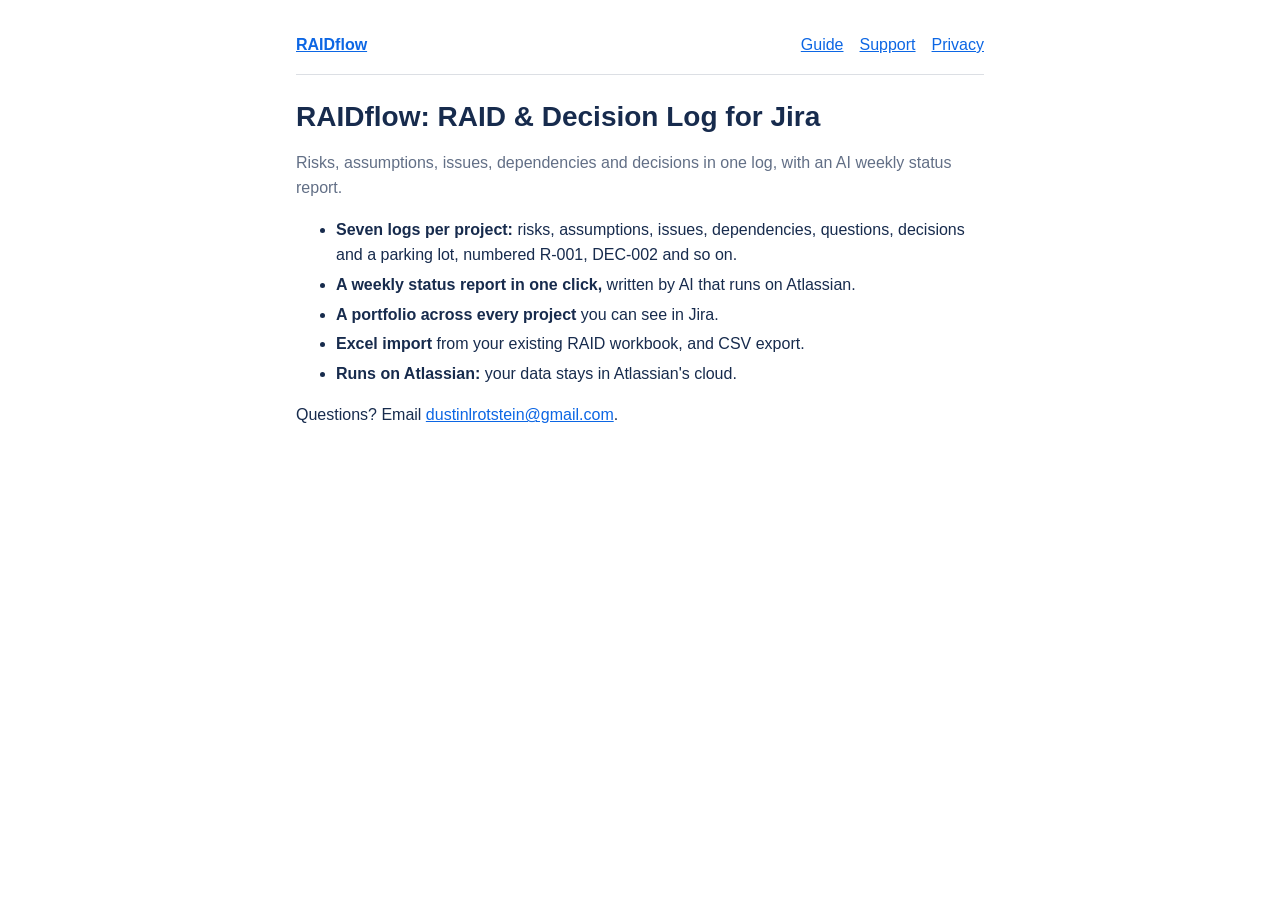
<file: index.html>
<!doctype html>
<html lang="en">
<head>
  <meta charset="utf-8">
  <meta name="viewport" content="width=device-width, initial-scale=1">
  <title>RAIDflow: RAID &amp; Decision Log for Jira</title>
  <meta name="description" content="Risks, assumptions, issues, dependencies and decisions in one log for every Jira project, with an AI weekly status report.">
  <link rel="stylesheet" href="style.css">
</head>
<body>
<main>
  <nav><a href="./">RAIDflow</a><a href="guide.html">Guide</a><a href="support.html">Support</a><a href="privacy.html">Privacy</a></nav>
  <h1>RAIDflow: RAID &amp; Decision Log for Jira</h1>
  <p class="muted">Risks, assumptions, issues, dependencies and decisions in one log, with an AI weekly status report.</p>
  <ul>
    <li><strong>Seven logs per project:</strong> risks, assumptions, issues, dependencies, questions, decisions and a parking lot, numbered R-001, DEC-002 and so on.</li>
    <li><strong>A weekly status report in one click,</strong> written by AI that runs on Atlassian.</li>
    <li><strong>A portfolio across every project</strong> you can see in Jira.</li>
    <li><strong>Excel import</strong> from your existing RAID workbook, and CSV export.</li>
    <li><strong>Runs on Atlassian:</strong> your data stays in Atlassian's cloud.</li>
  </ul>
  <p>Questions? Email <a href="mailto:dustinlrotstein@gmail.com">dustinlrotstein@gmail.com</a>.</p>
</main>
</body>
</html>
</file>
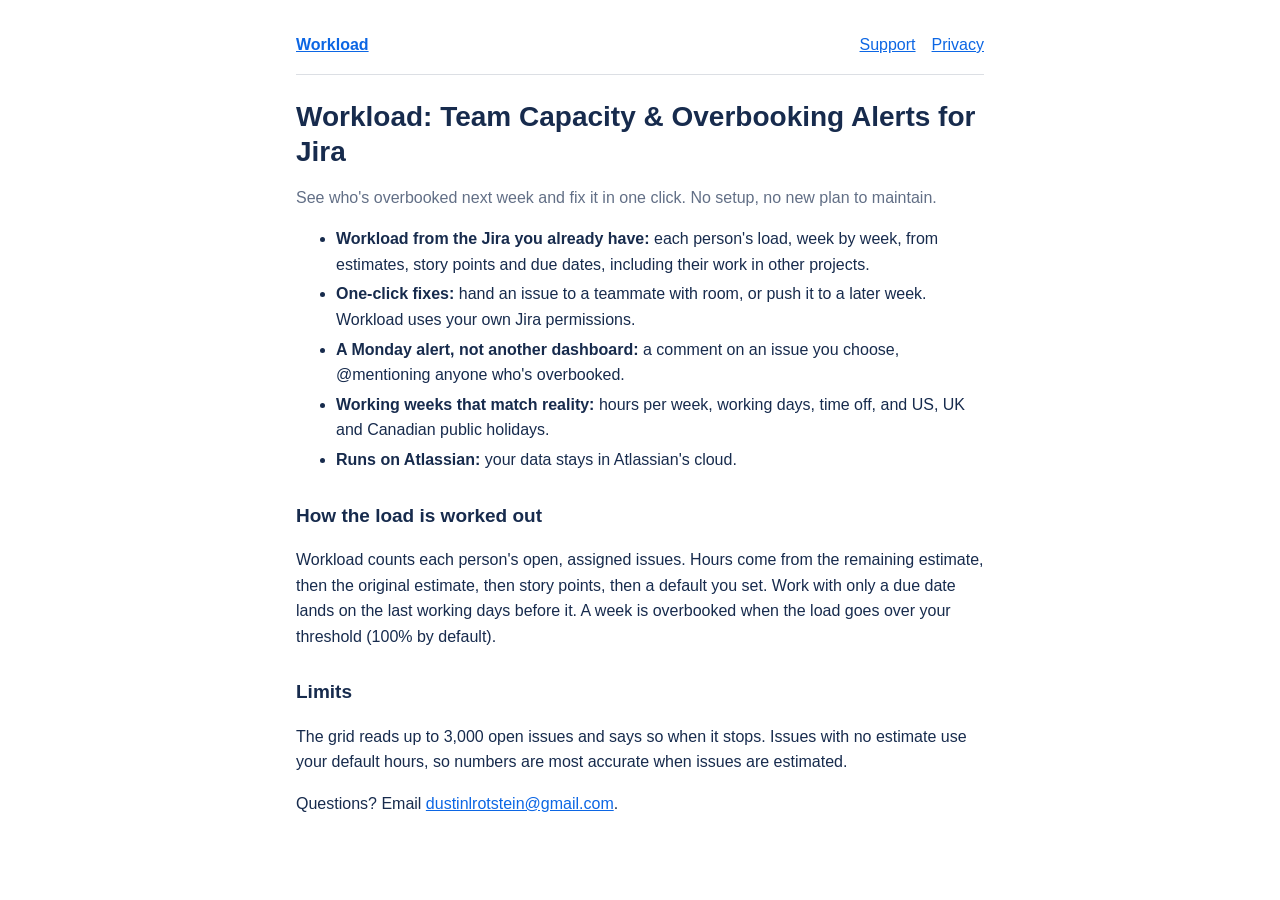
<file: workload/index.html>
<!doctype html>
<html lang="en">
<head>
  <meta charset="utf-8">
  <meta name="viewport" content="width=device-width, initial-scale=1">
  <title>Workload: Team Capacity &amp; Overbooking Alerts for Jira</title>
  <meta name="description" content="See who's overbooked next week and fix it in one click. No setup, no new plan to maintain.">
  <link rel="stylesheet" href="../style.css">
</head>
<body>
<main>
  <nav><a href="./">Workload</a><a href="support.html">Support</a><a href="privacy.html">Privacy</a></nav>
  <h1>Workload: Team Capacity &amp; Overbooking Alerts for Jira</h1>
  <p class="muted">See who's overbooked next week and fix it in one click. No setup, no new plan to maintain.</p>
  <ul>
    <li><strong>Workload from the Jira you already have:</strong> each person's load, week by week, from estimates, story points and due dates, including their work in other projects.</li>
    <li><strong>One-click fixes:</strong> hand an issue to a teammate with room, or push it to a later week. Workload uses your own Jira permissions.</li>
    <li><strong>A Monday alert, not another dashboard:</strong> a comment on an issue you choose, @mentioning anyone who's overbooked.</li>
    <li><strong>Working weeks that match reality:</strong> hours per week, working days, time off, and US, UK and Canadian public holidays.</li>
    <li><strong>Runs on Atlassian:</strong> your data stays in Atlassian's cloud.</li>
  </ul>
  <h2>How the load is worked out</h2>
  <p>Workload counts each person's open, assigned issues. Hours come from the remaining estimate, then the original estimate, then story points, then a default you set. Work with only a due date lands on the last working days before it. A week is overbooked when the load goes over your threshold (100% by default).</p>
  <h2>Limits</h2>
  <p>The grid reads up to 3,000 open issues and says so when it stops. Issues with no estimate use your default hours, so numbers are most accurate when issues are estimated.</p>
  <p>Questions? Email <a href="mailto:dustinlrotstein@gmail.com">dustinlrotstein@gmail.com</a>.</p>
</main>
</body>
</html>
</file>
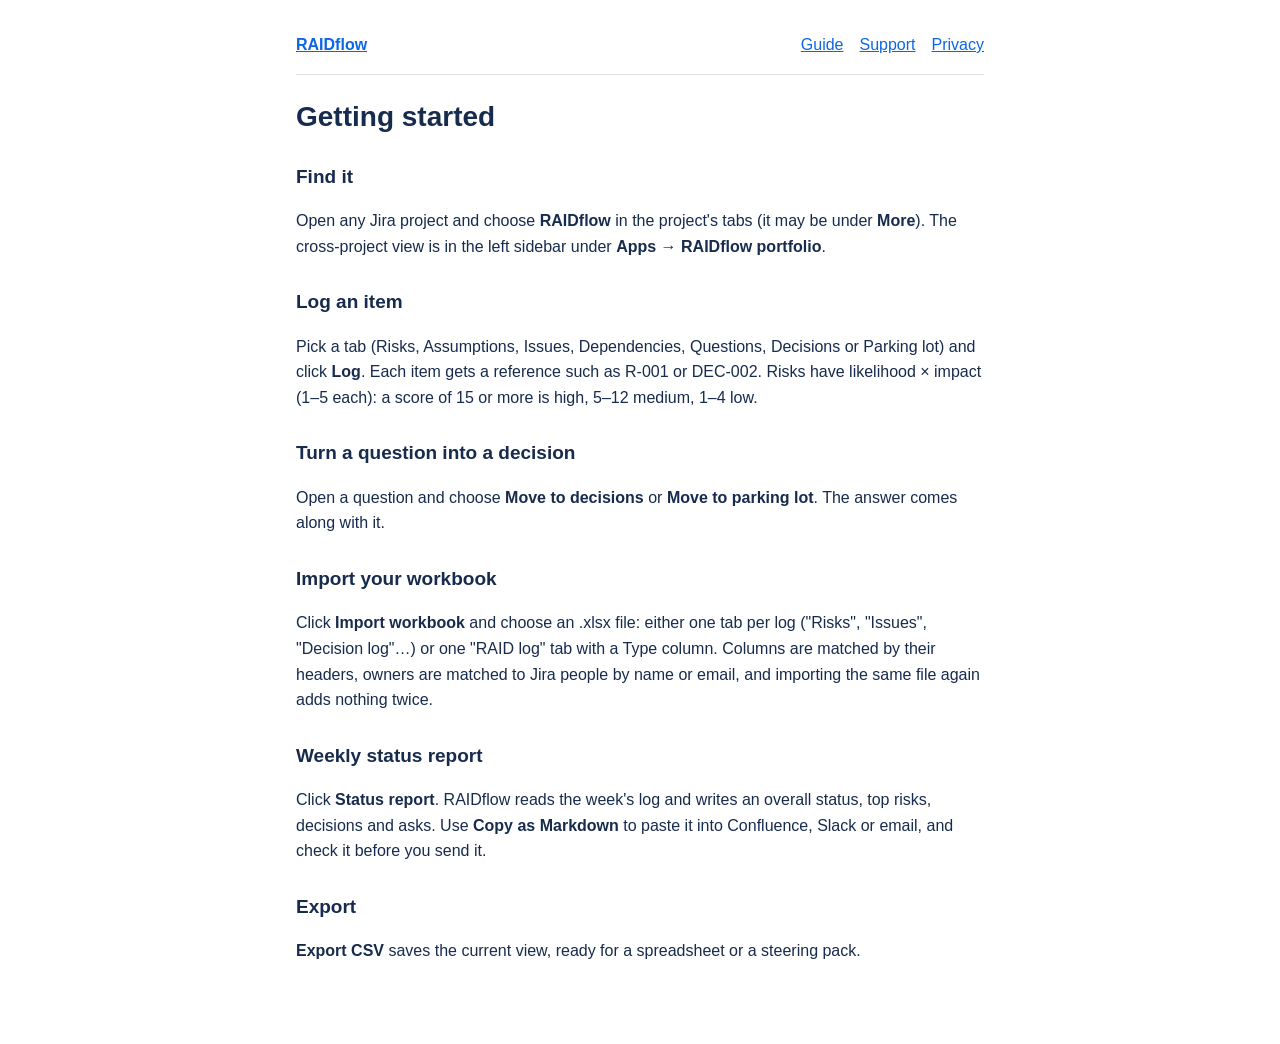
<file: guide.html>
<!doctype html>
<html lang="en">
<head>
  <meta charset="utf-8">
  <meta name="viewport" content="width=device-width, initial-scale=1">
  <title>RAIDflow Guide</title>
  <link rel="stylesheet" href="style.css">
</head>
<body>
<main>
  <nav><a href="./">RAIDflow</a><a href="guide.html">Guide</a><a href="support.html">Support</a><a href="privacy.html">Privacy</a></nav>
  <h1>Getting started</h1>

  <h2>Find it</h2>
  <p>Open any Jira project and choose <strong>RAIDflow</strong> in the project's tabs (it may be under <strong>More</strong>). The cross-project view is in the left sidebar under <strong>Apps → RAIDflow portfolio</strong>.</p>

  <h2>Log an item</h2>
  <p>Pick a tab (Risks, Assumptions, Issues, Dependencies, Questions, Decisions or Parking lot) and click <strong>Log</strong>. Each item gets a reference such as R-001 or DEC-002. Risks have likelihood × impact (1–5 each): a score of 15 or more is high, 5–12 medium, 1–4 low.</p>

  <h2>Turn a question into a decision</h2>
  <p>Open a question and choose <strong>Move to decisions</strong> or <strong>Move to parking lot</strong>. The answer comes along with it.</p>

  <h2>Import your workbook</h2>
  <p>Click <strong>Import workbook</strong> and choose an .xlsx file: either one tab per log ("Risks", "Issues", "Decision log"…) or one "RAID log" tab with a Type column. Columns are matched by their headers, owners are matched to Jira people by name or email, and importing the same file again adds nothing twice.</p>

  <h2>Weekly status report</h2>
  <p>Click <strong>Status report</strong>. RAIDflow reads the week's log and writes an overall status, top risks, decisions and asks. Use <strong>Copy as Markdown</strong> to paste it into Confluence, Slack or email, and check it before you send it.</p>

  <h2>Export</h2>
  <p><strong>Export CSV</strong> saves the current view, ready for a spreadsheet or a steering pack.</p>
</main>
</body>
</html>
</file>
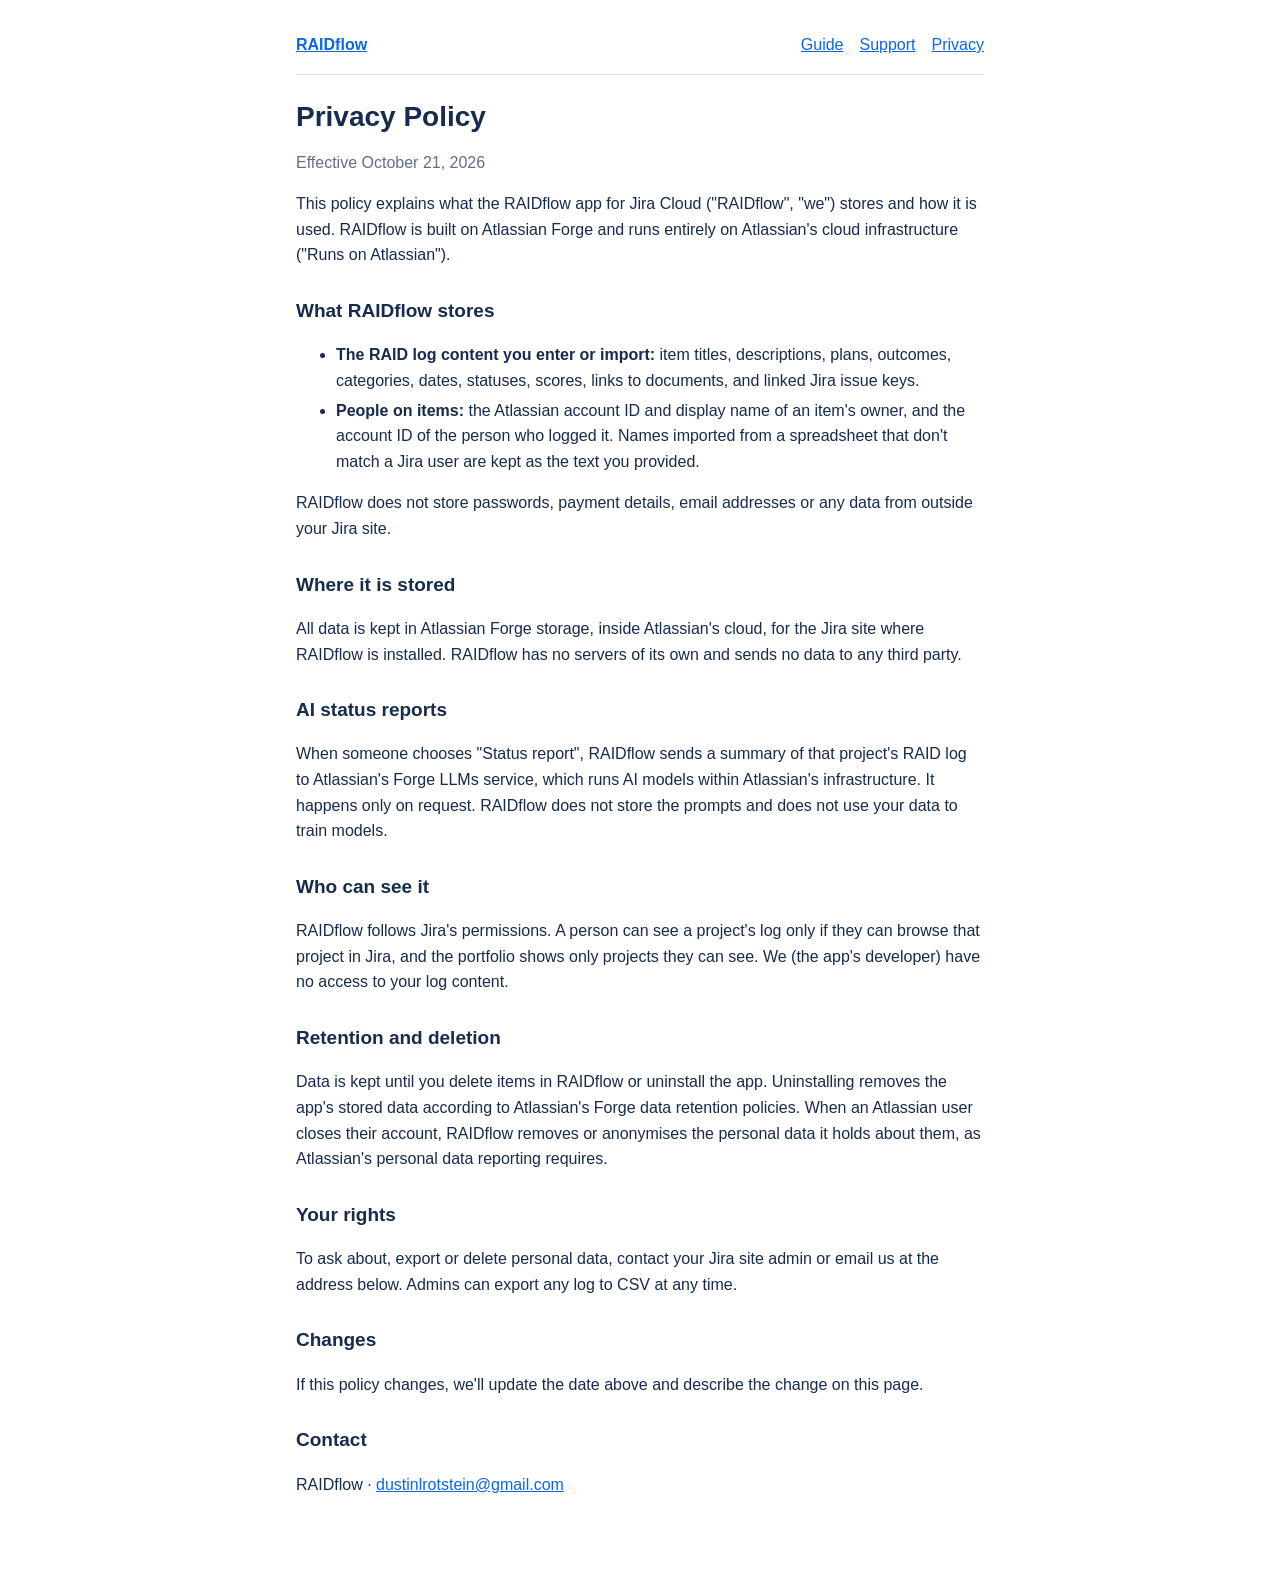
<file: privacy.html>
<!doctype html>
<html lang="en">
<head>
  <meta charset="utf-8">
  <meta name="viewport" content="width=device-width, initial-scale=1">
  <title>RAIDflow Privacy Policy</title>
  <link rel="stylesheet" href="style.css">
</head>
<body>
<main>
  <nav><a href="./">RAIDflow</a><a href="guide.html">Guide</a><a href="support.html">Support</a><a href="privacy.html">Privacy</a></nav>
  <h1>Privacy Policy</h1>
  <p class="muted">Effective October 21, 2026</p>

  <p>This policy explains what the RAIDflow app for Jira Cloud ("RAIDflow", "we") stores and how it is used. RAIDflow is built on Atlassian Forge and runs entirely on Atlassian's cloud infrastructure ("Runs on Atlassian").</p>

  <h2>What RAIDflow stores</h2>
  <ul>
    <li><strong>The RAID log content you enter or import:</strong> item titles, descriptions, plans, outcomes, categories, dates, statuses, scores, links to documents, and linked Jira issue keys.</li>
    <li><strong>People on items:</strong> the Atlassian account ID and display name of an item's owner, and the account ID of the person who logged it. Names imported from a spreadsheet that don't match a Jira user are kept as the text you provided.</li>
  </ul>
  <p>RAIDflow does not store passwords, payment details, email addresses or any data from outside your Jira site.</p>

  <h2>Where it is stored</h2>
  <p>All data is kept in Atlassian Forge storage, inside Atlassian's cloud, for the Jira site where RAIDflow is installed. RAIDflow has no servers of its own and sends no data to any third party.</p>

  <h2>AI status reports</h2>
  <p>When someone chooses "Status report", RAIDflow sends a summary of that project's RAID log to Atlassian's Forge LLMs service, which runs AI models within Atlassian's infrastructure. It happens only on request. RAIDflow does not store the prompts and does not use your data to train models.</p>

  <h2>Who can see it</h2>
  <p>RAIDflow follows Jira's permissions. A person can see a project's log only if they can browse that project in Jira, and the portfolio shows only projects they can see. We (the app's developer) have no access to your log content.</p>

  <h2>Retention and deletion</h2>
  <p>Data is kept until you delete items in RAIDflow or uninstall the app. Uninstalling removes the app's stored data according to Atlassian's Forge data retention policies. When an Atlassian user closes their account, RAIDflow removes or anonymises the personal data it holds about them, as Atlassian's personal data reporting requires.</p>

  <h2>Your rights</h2>
  <p>To ask about, export or delete personal data, contact your Jira site admin or email us at the address below. Admins can export any log to CSV at any time.</p>

  <h2>Changes</h2>
  <p>If this policy changes, we'll update the date above and describe the change on this page.</p>

  <h2>Contact</h2>
  <p>RAIDflow · <a href="mailto:dustinlrotstein@gmail.com">dustinlrotstein@gmail.com</a></p>
</main>
</body>
</html>
</file>
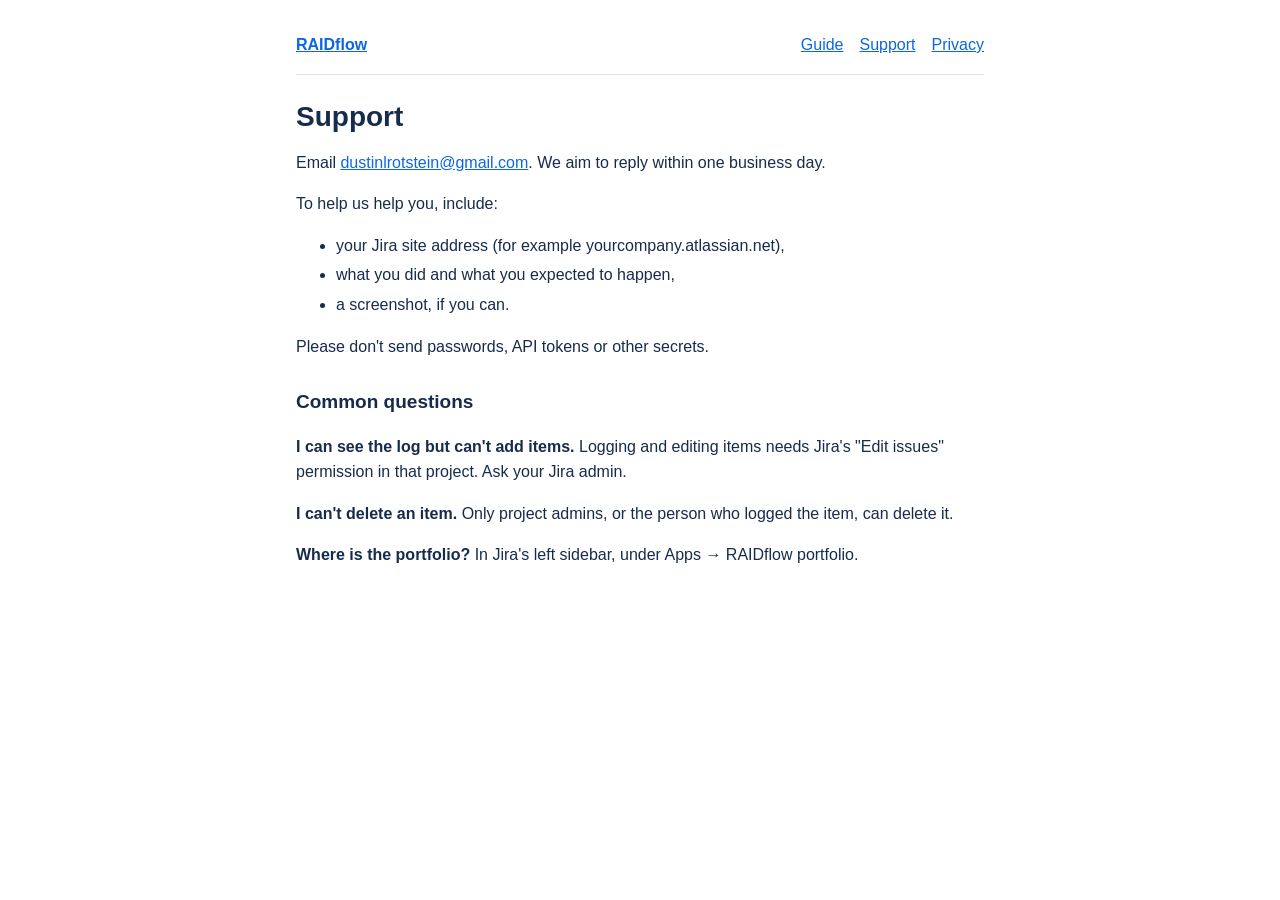
<file: support.html>
<!doctype html>
<html lang="en">
<head>
  <meta charset="utf-8">
  <meta name="viewport" content="width=device-width, initial-scale=1">
  <title>RAIDflow Support</title>
  <link rel="stylesheet" href="style.css">
</head>
<body>
<main>
  <nav><a href="./">RAIDflow</a><a href="guide.html">Guide</a><a href="support.html">Support</a><a href="privacy.html">Privacy</a></nav>
  <h1>Support</h1>
  <p>Email <a href="mailto:dustinlrotstein@gmail.com">dustinlrotstein@gmail.com</a>. We aim to reply within one business day.</p>
  <p>To help us help you, include:</p>
  <ul>
    <li>your Jira site address (for example yourcompany.atlassian.net),</li>
    <li>what you did and what you expected to happen,</li>
    <li>a screenshot, if you can.</li>
  </ul>
  <p>Please don't send passwords, API tokens or other secrets.</p>
  <h2>Common questions</h2>
  <p><strong>I can see the log but can't add items.</strong> Logging and editing items needs Jira's "Edit issues" permission in that project. Ask your Jira admin.</p>
  <p><strong>I can't delete an item.</strong> Only project admins, or the person who logged the item, can delete it.</p>
  <p><strong>Where is the portfolio?</strong> In Jira's left sidebar, under Apps → RAIDflow portfolio.</p>
</main>
</body>
</html>
</file>
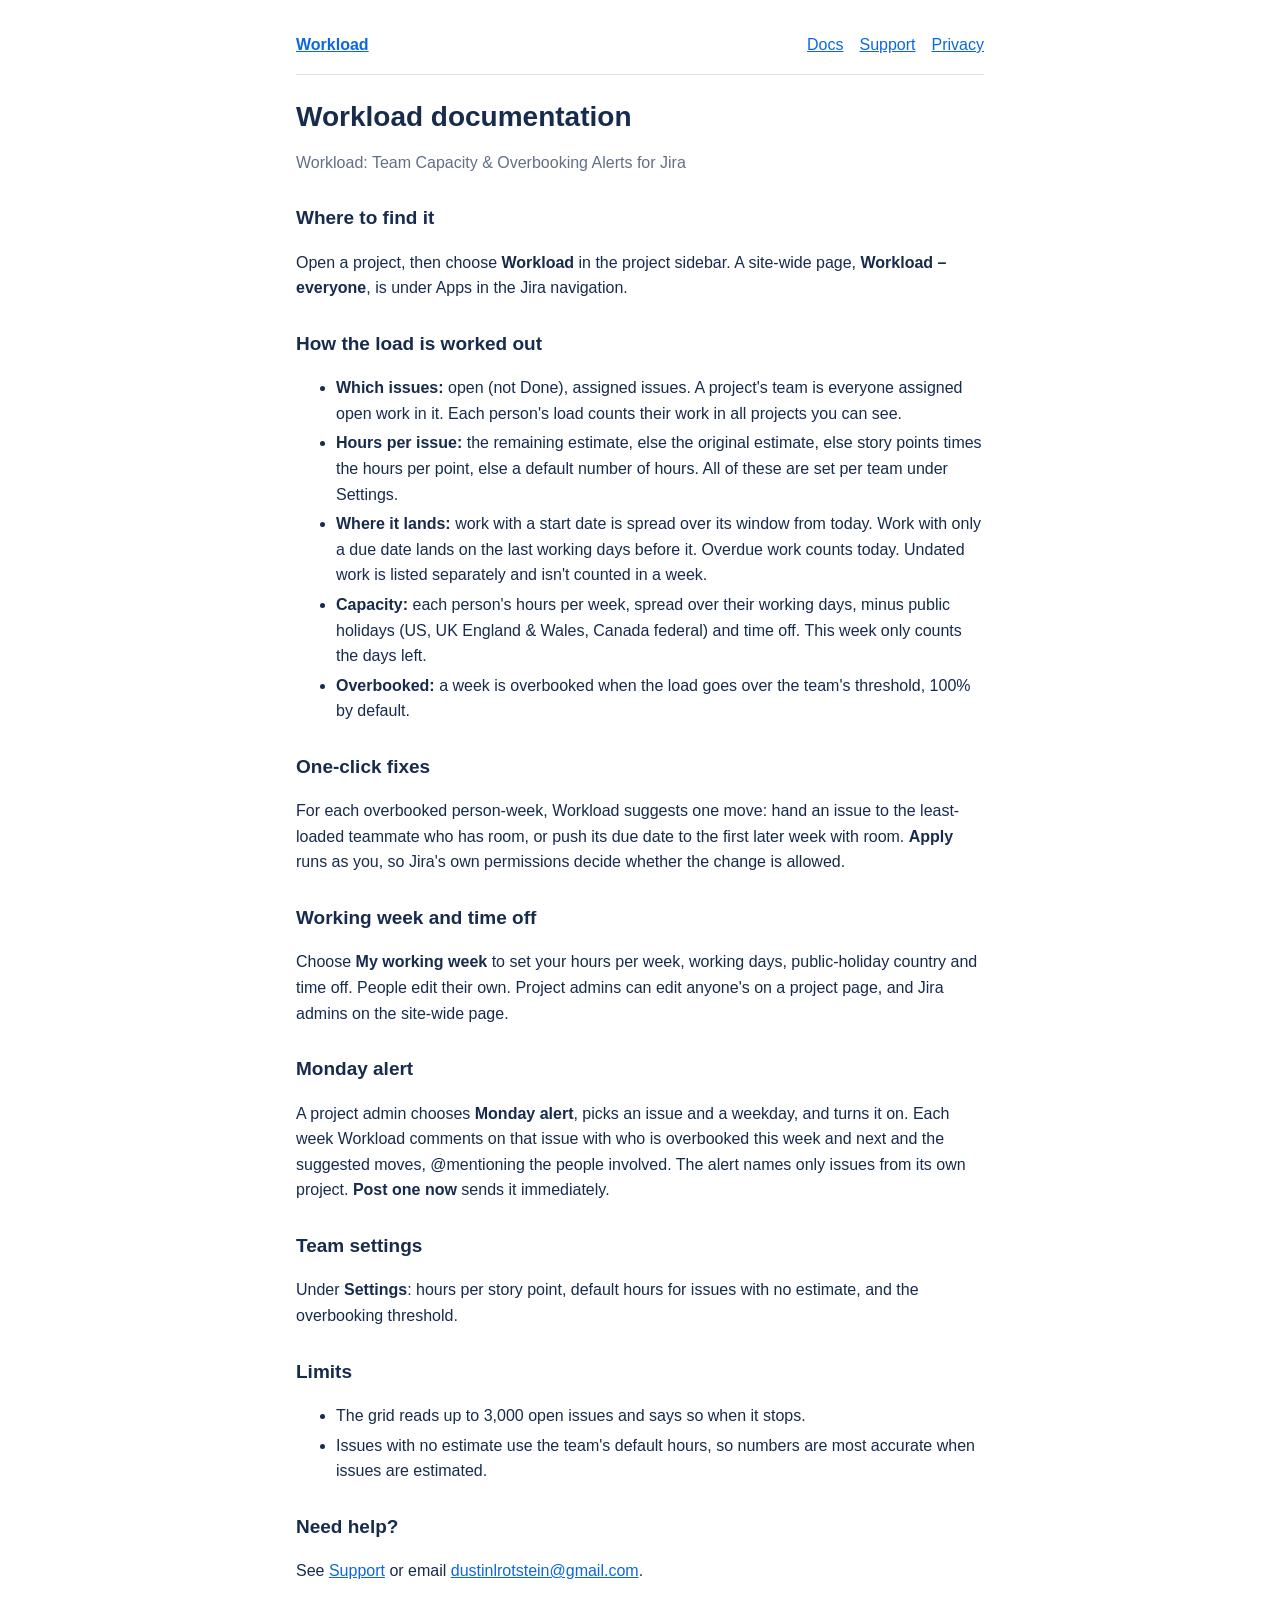
<file: workload/docs.html>
<!doctype html>
<html lang="en">
<head>
  <meta charset="utf-8">
  <meta name="viewport" content="width=device-width, initial-scale=1">
  <title>Workload Documentation</title>
  <link rel="stylesheet" href="../style.css">
</head>
<body>
<main>
  <nav><a href="./">Workload</a><a href="docs.html">Docs</a><a href="support.html">Support</a><a href="privacy.html">Privacy</a></nav>
  <h1>Workload documentation</h1>
  <p class="muted">Workload: Team Capacity &amp; Overbooking Alerts for Jira</p>

  <h2>Where to find it</h2>
  <p>Open a project, then choose <strong>Workload</strong> in the project sidebar. A site-wide page, <strong>Workload – everyone</strong>, is under Apps in the Jira navigation.</p>

  <h2>How the load is worked out</h2>
  <ul>
    <li><strong>Which issues:</strong> open (not Done), assigned issues. A project's team is everyone assigned open work in it. Each person's load counts their work in all projects you can see.</li>
    <li><strong>Hours per issue:</strong> the remaining estimate, else the original estimate, else story points times the hours per point, else a default number of hours. All of these are set per team under Settings.</li>
    <li><strong>Where it lands:</strong> work with a start date is spread over its window from today. Work with only a due date lands on the last working days before it. Overdue work counts today. Undated work is listed separately and isn't counted in a week.</li>
    <li><strong>Capacity:</strong> each person's hours per week, spread over their working days, minus public holidays (US, UK England &amp; Wales, Canada federal) and time off. This week only counts the days left.</li>
    <li><strong>Overbooked:</strong> a week is overbooked when the load goes over the team's threshold, 100% by default.</li>
  </ul>

  <h2>One-click fixes</h2>
  <p>For each overbooked person-week, Workload suggests one move: hand an issue to the least-loaded teammate who has room, or push its due date to the first later week with room. <strong>Apply</strong> runs as you, so Jira's own permissions decide whether the change is allowed.</p>

  <h2>Working week and time off</h2>
  <p>Choose <strong>My working week</strong> to set your hours per week, working days, public-holiday country and time off. People edit their own. Project admins can edit anyone's on a project page, and Jira admins on the site-wide page.</p>

  <h2>Monday alert</h2>
  <p>A project admin chooses <strong>Monday alert</strong>, picks an issue and a weekday, and turns it on. Each week Workload comments on that issue with who is overbooked this week and next and the suggested moves, @mentioning the people involved. The alert names only issues from its own project. <strong>Post one now</strong> sends it immediately.</p>

  <h2>Team settings</h2>
  <p>Under <strong>Settings</strong>: hours per story point, default hours for issues with no estimate, and the overbooking threshold.</p>

  <h2>Limits</h2>
  <ul>
    <li>The grid reads up to 3,000 open issues and says so when it stops.</li>
    <li>Issues with no estimate use the team's default hours, so numbers are most accurate when issues are estimated.</li>
  </ul>

  <h2>Need help?</h2>
  <p>See <a href="support.html">Support</a> or email <a href="mailto:dustinlrotstein@gmail.com">dustinlrotstein@gmail.com</a>.</p>
</main>
</body>
</html>
</file>
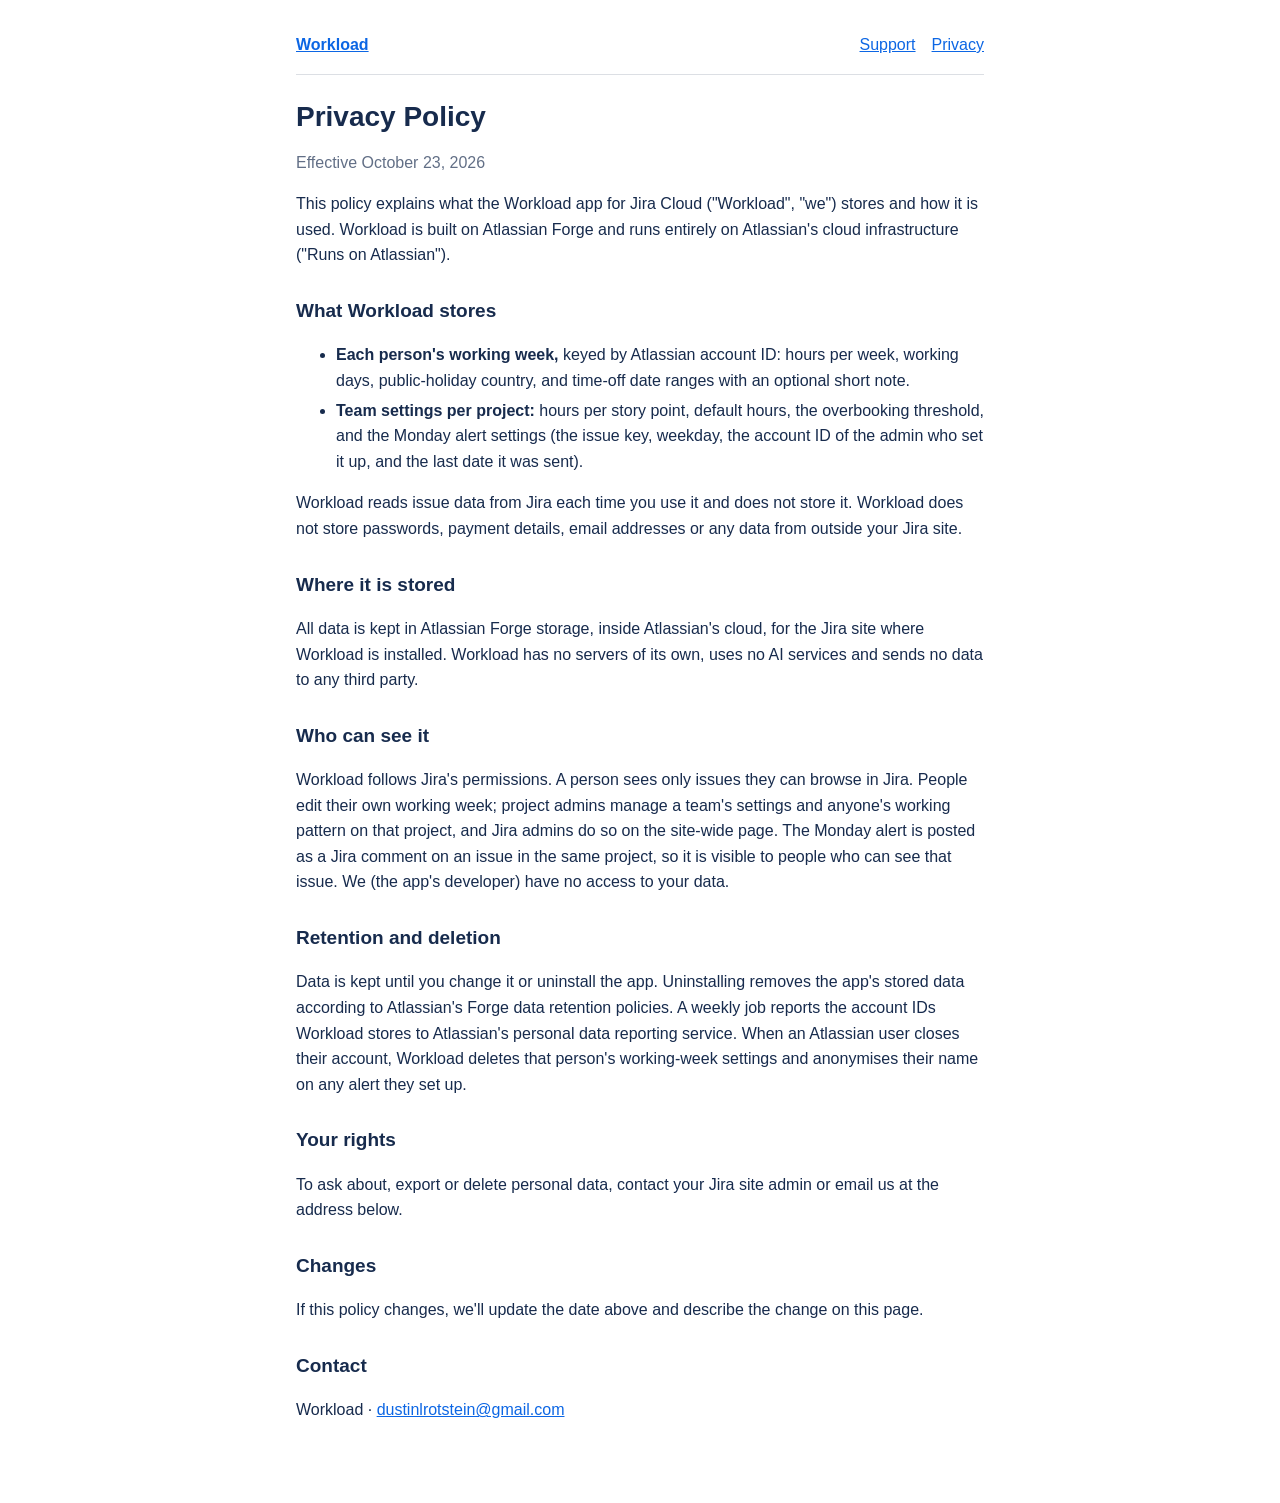
<file: workload/privacy.html>
<!doctype html>
<html lang="en">
<head>
  <meta charset="utf-8">
  <meta name="viewport" content="width=device-width, initial-scale=1">
  <title>Workload Privacy Policy</title>
  <link rel="stylesheet" href="../style.css">
</head>
<body>
<main>
  <nav><a href="./">Workload</a><a href="support.html">Support</a><a href="privacy.html">Privacy</a></nav>
  <h1>Privacy Policy</h1>
  <p class="muted">Effective October 23, 2026</p>

  <p>This policy explains what the Workload app for Jira Cloud ("Workload", "we") stores and how it is used. Workload is built on Atlassian Forge and runs entirely on Atlassian's cloud infrastructure ("Runs on Atlassian").</p>

  <h2>What Workload stores</h2>
  <ul>
    <li><strong>Each person's working week,</strong> keyed by Atlassian account ID: hours per week, working days, public-holiday country, and time-off date ranges with an optional short note.</li>
    <li><strong>Team settings per project:</strong> hours per story point, default hours, the overbooking threshold, and the Monday alert settings (the issue key, weekday, the account ID of the admin who set it up, and the last date it was sent).</li>
  </ul>
  <p>Workload reads issue data from Jira each time you use it and does not store it. Workload does not store passwords, payment details, email addresses or any data from outside your Jira site.</p>

  <h2>Where it is stored</h2>
  <p>All data is kept in Atlassian Forge storage, inside Atlassian's cloud, for the Jira site where Workload is installed. Workload has no servers of its own, uses no AI services and sends no data to any third party.</p>

  <h2>Who can see it</h2>
  <p>Workload follows Jira's permissions. A person sees only issues they can browse in Jira. People edit their own working week; project admins manage a team's settings and anyone's working pattern on that project, and Jira admins do so on the site-wide page. The Monday alert is posted as a Jira comment on an issue in the same project, so it is visible to people who can see that issue. We (the app's developer) have no access to your data.</p>

  <h2>Retention and deletion</h2>
  <p>Data is kept until you change it or uninstall the app. Uninstalling removes the app's stored data according to Atlassian's Forge data retention policies. A weekly job reports the account IDs Workload stores to Atlassian's personal data reporting service. When an Atlassian user closes their account, Workload deletes that person's working-week settings and anonymises their name on any alert they set up.</p>

  <h2>Your rights</h2>
  <p>To ask about, export or delete personal data, contact your Jira site admin or email us at the address below.</p>

  <h2>Changes</h2>
  <p>If this policy changes, we'll update the date above and describe the change on this page.</p>

  <h2>Contact</h2>
  <p>Workload · <a href="mailto:dustinlrotstein@gmail.com">dustinlrotstein@gmail.com</a></p>
</main>
</body>
</html>
</file>
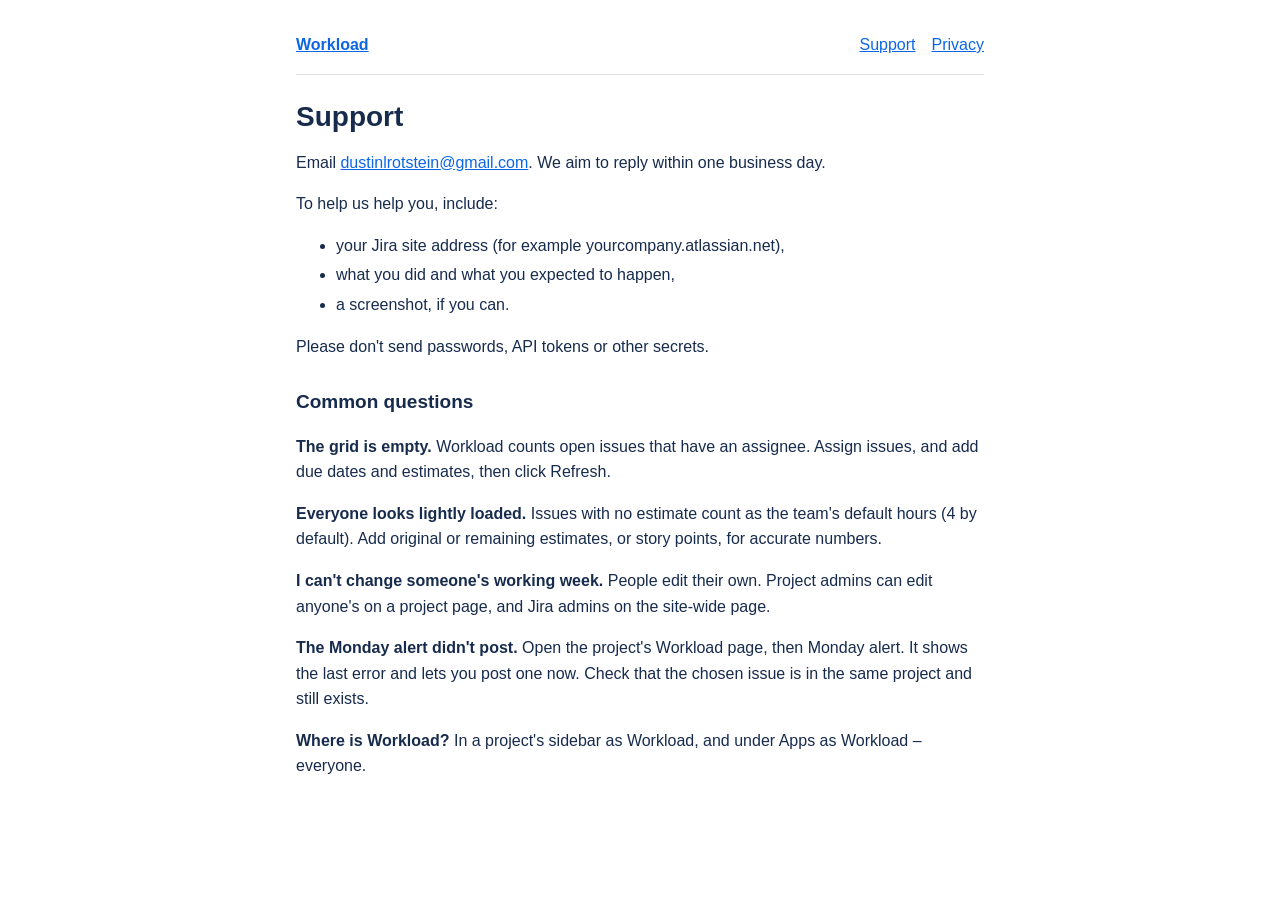
<file: workload/support.html>
<!doctype html>
<html lang="en">
<head>
  <meta charset="utf-8">
  <meta name="viewport" content="width=device-width, initial-scale=1">
  <title>Workload Support</title>
  <link rel="stylesheet" href="../style.css">
</head>
<body>
<main>
  <nav><a href="./">Workload</a><a href="support.html">Support</a><a href="privacy.html">Privacy</a></nav>
  <h1>Support</h1>
  <p>Email <a href="mailto:dustinlrotstein@gmail.com">dustinlrotstein@gmail.com</a>. We aim to reply within one business day.</p>
  <p>To help us help you, include:</p>
  <ul>
    <li>your Jira site address (for example yourcompany.atlassian.net),</li>
    <li>what you did and what you expected to happen,</li>
    <li>a screenshot, if you can.</li>
  </ul>
  <p>Please don't send passwords, API tokens or other secrets.</p>
  <h2>Common questions</h2>
  <p><strong>The grid is empty.</strong> Workload counts open issues that have an assignee. Assign issues, and add due dates and estimates, then click Refresh.</p>
  <p><strong>Everyone looks lightly loaded.</strong> Issues with no estimate count as the team's default hours (4 by default). Add original or remaining estimates, or story points, for accurate numbers.</p>
  <p><strong>I can't change someone's working week.</strong> People edit their own. Project admins can edit anyone's on a project page, and Jira admins on the site-wide page.</p>
  <p><strong>The Monday alert didn't post.</strong> Open the project's Workload page, then Monday alert. It shows the last error and lets you post one now. Check that the chosen issue is in the same project and still exists.</p>
  <p><strong>Where is Workload?</strong> In a project's sidebar as Workload, and under Apps as Workload – everyone.</p>
</main>
</body>
</html>
</file>
<file: style.css>
:root { --text: #172b4d; --muted: #626f86; --bg: #ffffff; --link: #0c66e4; --border: #dcdfe4; }
@media (prefers-color-scheme: dark) { :root { --text: #dee4ea; --muted: #9fadbc; --bg: #1d2125; --link: #579dff; --border: #38414a; } }
* { box-sizing: border-box; }
body { margin: 0; background: var(--bg); color: var(--text); font: 16px/1.6 -apple-system, BlinkMacSystemFont, "Segoe UI", Roboto, sans-serif; }
main { max-width: 720px; margin: 0 auto; padding: 32px 16px 64px; }
nav { display: flex; gap: 16px; flex-wrap: wrap; padding-bottom: 16px; border-bottom: 1px solid var(--border); margin-bottom: 24px; }
nav a:first-child { font-weight: 700; margin-right: auto; }
a { color: var(--link); }
h1 { font-size: 28px; line-height: 1.25; margin: 0 0 8px; }
h2 { font-size: 19px; margin: 28px 0 8px; }
.muted { color: var(--muted); }
li { margin: 4px 0; }
</file>
